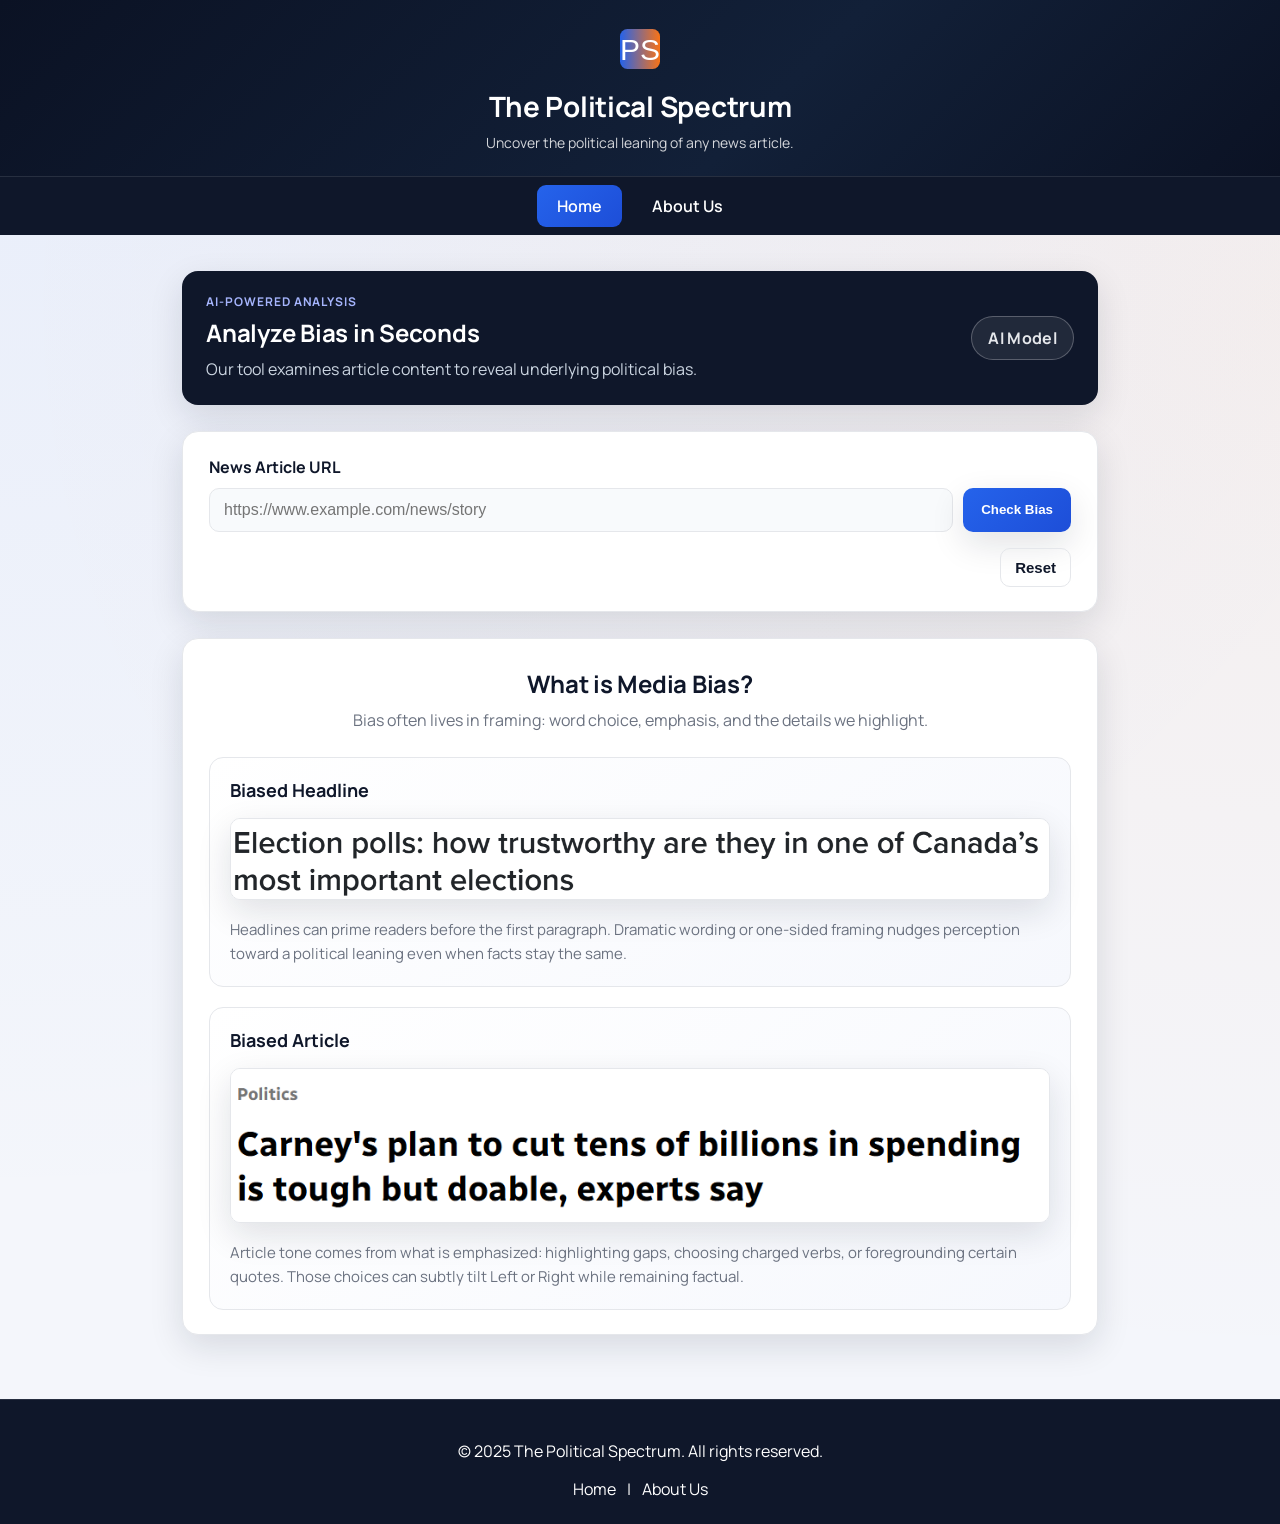
<file: templates/index.html>
<!DOCTYPE html>
<html lang="en">
    <head>
        <meta charset="UTF-8">
        <title>The Political Spectrum</title>
        <link rel="stylesheet" href="/static/style.css">
        <link rel="icon" type="image/svg+xml" href="/static/logo.svg">
    </head>

<body class="body">
    <header class="header">
        <a href="/">
            <img src="/static/logo.svg" alt="The Political Spectrum Logo" class="logo">
        </a>
        <h1 class="page-title">The Political Spectrum</h1>
        <p class="tagline">Uncover the political leaning of any news article.</p>
    </header>

    <nav id="main-nav"> 
        <ul>
            <li><a href="/" class="active">Home</a></li>
            <li><a href="/a">About Us</a></li>
        </ul>
    </nav>

    <main class="content">
        <section class="hero">
            <div>
                <p class="kicker">AI-Powered Analysis</p>
                <h2 class="subheading">Analyze Bias in Seconds</h2>
                <p class="lede">Our tool examines article content to reveal underlying political bias.</p>
            </div>
            <div class="pill">AI Model</div>
        </section>

        <section class="panel">
            <div class="input-field">
                <label class="field-label">News Article URL</label>
                <div class="inline-group">
                    <input type="text" id="urlInput" placeholder="https://www.example.com/news/story" aria-label="News article URL" />
                    <button class="primary-btn small-btn" onclick="checkBias()">Check Bias</button>
                </div>
            </div>

            <div id="loader" class="loader is-hidden"></div>

            <div id="response-container" class="is-hidden">
                <div id="error" class="error is-hidden"></div>
                <div id="result-display" class="is-hidden">
                    <h3 class="result-title">Analysis Complete</h3>
                    <p class="article-title"><strong>Article:</strong> <span id="articleTitle"></span></p>
                    <div class="bias-rating">
                        <p class="rating-label">Bias Rating:</p>
                        <p id="result" class="rating"></p>
                    </div>
                </div>
            </div>
            <div class="actions">
                <button onclick="resetForm()" class="ghost-btn reset-button">Reset</button>
            </div>
        </section>

        <section class="panel">
            <div class="section-header">
                <h2 class="subheading centered">What is Media Bias?</h2>
                <p class="lede">Bias often lives in framing: word choice, emphasis, and the details we highlight.</p>
            </div>

            <div class="bias-section">
                <div class="bias-card">
                    <h3 class="bias-title">Biased Headline</h3>
                    <div class="bias-pair">
                        <img src="/static/Headline.png" alt="Example headline about election polls and their trustworthiness">
                        <p>
                            Headlines can prime readers before the first paragraph. Dramatic wording or one-sided framing
                            nudges perception toward a political leaning even when facts stay the same.
                        </p>
                    </div>
                </div>

                <div class="bias-card">
                    <h3 class="bias-title">Biased Article</h3>
                    <div class="bias-pair right">
                        <img src="/static/Article.png" alt="Example article about budget cuts and carbon tax decisions">
                        <p>
                            Article tone comes from what is emphasized: highlighting gaps, choosing charged verbs, or
                            foregrounding certain quotes. Those choices can subtly tilt Left or Right while remaining factual.
                        </p>
                    </div>
                </div>
            </div>
        </section>
    </main>

    <footer class="footer">
        <p>&copy; 2025 The Political Spectrum. All rights reserved.</p>
        <nav class="footer-nav">
            <a href="/">Home</a> | <a href="/a">About Us</a>
        </nav>
    </footer>

    <script>
        async function checkBias() {
            const urlInput = document.getElementById('urlInput');
            const url = urlInput.value.trim();
            const loader = document.getElementById('loader');
            const responseContainer = document.getElementById('response-container');
            const errorDiv = document.getElementById('error');
            const resultDisplay = document.getElementById('result-display');
            const articleTitle = document.getElementById('articleTitle');
            const result = document.getElementById('result');

            // Reset previous results and errors
            errorDiv.classList.add('is-hidden');
            resultDisplay.classList.add('is-hidden');
            responseContainer.classList.add('is-hidden');
            loader.classList.remove('is-hidden');

            if (!url || !url.startsWith("http")) {
                errorDiv.textContent = "Please enter a valid URL (must start with http or https).";
                errorDiv.classList.remove('is-hidden');
                responseContainer.classList.remove('is-hidden');
                loader.classList.add('is-hidden');
                return;
            }

            try {
                const response = await fetch("/classify", {
                    method: "POST",
                    headers: { "Content-Type": "application/json" },
                    body: JSON.stringify({ url })
                });

                const data = await response.json();

                loader.classList.add('is-hidden');
                responseContainer.classList.remove('is-hidden');

                if (data.error) {
                    errorDiv.textContent = data.error;
                    errorDiv.classList.remove('is-hidden');
                } else {
                    articleTitle.textContent = data.title;
                    result.textContent = data.bias;
                    result.className = `rating ${data.bias.toLowerCase()}`;
                    resultDisplay.classList.remove('is-hidden');
                }

            } catch (error) {
                loader.classList.add('is-hidden');
                responseContainer.classList.remove('is-hidden');
                errorDiv.textContent = "Could not connect to the backend server.";
                errorDiv.classList.remove('is-hidden');
            }
        }

        function resetForm() {
            document.getElementById('urlInput').value = "";
            document.getElementById('response-container').classList.add('is-hidden');
            document.getElementById('error').classList.add('is-hidden');
            document.getElementById('result-display').classList.add('is-hidden');
            document.getElementById('loader').classList.add('is-hidden');
        }
    </script>

</body>
</html>
</file>
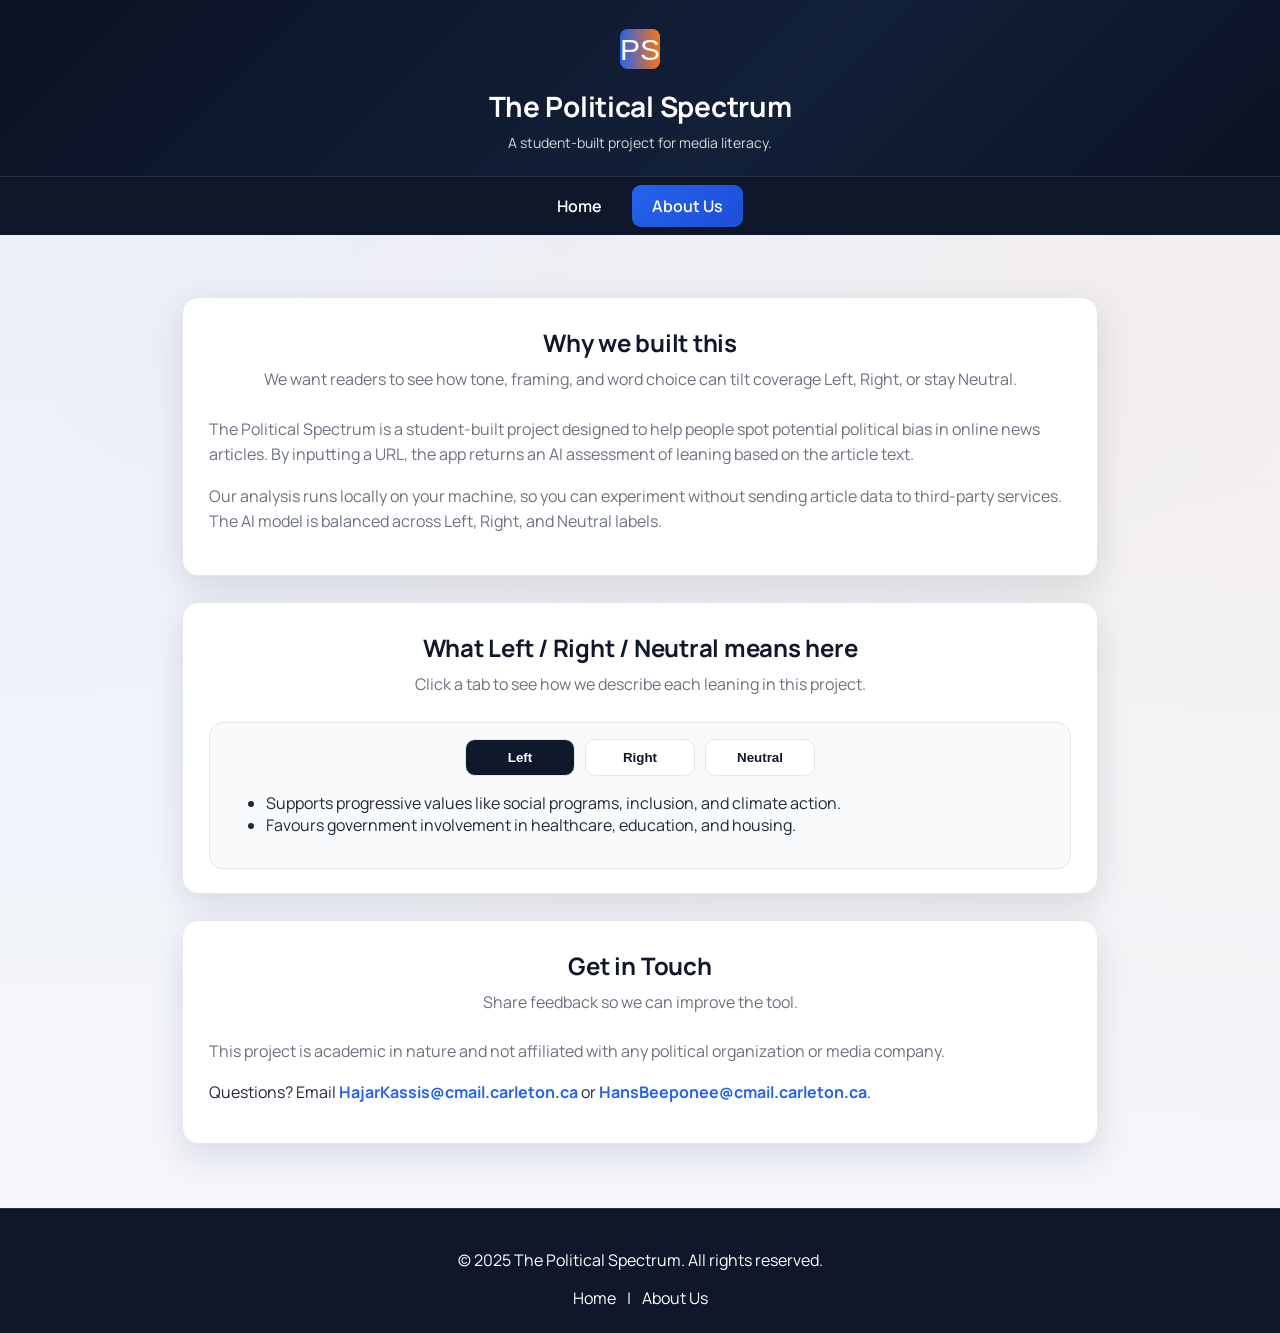
<file: templates/AboutUs.html>
<!DOCTYPE html>
<html lang="en">
    <head>
        <meta charset="UTF-8">
        <title>About Us | The Political Spectrum</title>
        <link rel="stylesheet" href="/static/style.css">
        <link rel="icon" type="image/svg+xml" href="/static/logo.svg">
    </head>

<body class="body">
    <header class="header">
        <a href="/">
            <img src="/static/logo.svg" alt="The Political Spectrum Logo" class="logo">
        </a>
        <h1 class="page-title">The Political Spectrum</h1>
        <p class="tagline">A student-built project for media literacy.</p>
    </header>

    <nav id="main-nav"> 
        <ul>
            <li><a href="/">Home</a></li>
            <li><a href="/a" class="active">About Us</a></li>
        </ul>
    </nav>

    <main class="content">
        <section class="panel">
            <div class="section-header">
                <h2 class="subheading centered">Why we built this</h2>
                <p class="lede">We want readers to see how tone, framing, and word choice can tilt coverage Left, Right, or stay Neutral.</p>
            </div>

            <p class="paragraph">
                The Political Spectrum is a student-built project designed to help people spot potential political bias in online news articles. By inputting a URL, the app returns an AI assessment of leaning based on the article text.
            </p>
            <p class="paragraph">
                Our analysis runs locally on your machine, so you can experiment without sending article data to third-party services. The AI model is balanced across Left, Right, and Neutral labels.
            </p>
        </section>

        <section class="panel">
            <div class="section-header">
                <h2 class="subheading centered">What Left / Right / Neutral means here</h2>
                <p class="lede">Click a tab to see how we describe each leaning in this project.</p>
            </div>

            <div class="tab-container">
                <div class="tab-buttons">
                    <button class="tab-btn active" onclick="openTab(event, 'left')">Left</button>
                    <button class="tab-btn" onclick="openTab(event, 'right')">Right</button>
                    <button class="tab-btn" onclick="openTab(event, 'neutral')">Neutral</button>
                </div>

                <div class="tab-content active" id="left">
                    <ul>
                        <li>Supports progressive values like social programs, inclusion, and climate action.</li>
                        <li>Favours government involvement in healthcare, education, and housing.</li>
                    </ul>
                </div>

                <div class="tab-content" id="right">
                    <ul>
                        <li>Emphasizes fiscal conservatism and traditional social values.</li>
                        <li>Favours lower taxes and limited government intervention.</li>
                    </ul>
                </div>

                <div class="tab-content" id="neutral">
                    <ul>
                        <li>Focuses on balanced reporting without ideological language.</li>
                        <li>Presents multiple viewpoints fairly and proportionally.</li>
                    </ul>
                </div>
            </div>
        </section>

        <section class="panel">
            <div class="section-header">
                <h2 class="subheading centered">Get in Touch</h2>
                <p class="lede">Share feedback so we can improve the tool.</p>
            </div>
            
            <p class="paragraph">
                This project is academic in nature and not affiliated with any political organization or media company.
            </p>

            <p class="contact">
                Questions? Email <a href="mailto:HajarKassis@cmail.carleton.ca">HajarKassis@cmail.carleton.ca</a>
                or <a href="mailto:HansBeeponee@cmail.carleton.ca">HansBeeponee@cmail.carleton.ca</a>.
            </p>
        </section>
    </main>

    <footer class="footer">
        <p>&copy; 2025 The Political Spectrum. All rights reserved.</p>
        <nav class="footer-nav">
            <a href="/">Home</a> | <a href="/a">About Us</a>
        </nav>
    </footer>

    <script>
        function openTab(event, tabId) {
            const tabs = document.querySelectorAll('.tab-content');
            const buttons = document.querySelectorAll('.tab-btn');

            tabs.forEach(tab => tab.classList.remove('active'));
            buttons.forEach(btn => btn.classList.remove('active'));

            document.getElementById(tabId).classList.add('active');
            event.currentTarget.classList.add('active');
        }
    </script>
</body>
</html>
</file>
<file: static/style.css>
@import url('https://fonts.googleapis.com/css2?family=Manrope:wght@400;500;600;700&display=swap');

:root {
  --navy: #0f172a;
  --blue: #2563eb;
  --accent: #f97316;
  --paper: #f4f6fb;
  --card: #ffffff;
  --ink: #1f2937;
  --muted: #6b7280;
  --border: #e5e7eb;
  --shadow: 0 12px 34px rgba(15, 23, 42, 0.12);
  --radius-lg: 16px;
  --radius-md: 12px;

  /* Bias colors */
  --left-bg: #eef2ff;
  --left-text: #4338ca;
  --right-bg: #fef2f2;
  --right-text: #b91c1c;
  --neutral-bg: #f3f4f6;
  --neutral-text: #1f2937;
}

* {
  box-sizing: border-box;
}

.body {
  margin: 0;
  font-family: 'Manrope', 'Segoe UI', sans-serif;
  color: var(--ink);
  background: radial-gradient(120% 80% at 0% 0%, rgba(37, 99, 235, 0.06), transparent),
              radial-gradient(100% 70% at 100% 20%, rgba(249, 115, 22, 0.06), transparent),
              var(--paper);
  display: flex;
  flex-direction: column;
  min-height: 100vh;
}

.header {
  text-align: center;
  padding: 24px 20px;
  background: linear-gradient(135deg, #0b1224 0%, #122038 60%, #0b1224 100%);
  color: #fff;
  display: flex;
  flex-direction: column;
  align-items: center;
  gap: 8px;
}

.logo {
    width: 50px;
    height: 50px;
    transition: transform 0.2s ease-in-out;
}

.logo:hover {
    transform: scale(1.1);
}

.page-title {
  margin: 0;
  font-size: 28px;
  letter-spacing: -0.01em;
  color: #fff;
}

.tagline {
  margin: 0;
  max-width: 720px;
  color: rgba(255, 255, 255, 0.82);
  font-size: 14px;
}

nav#main-nav {
  background-color: #0f172a;
  padding: 0 20px;
  border-top: 1px solid rgba(255, 255, 255, 0.1);
}

nav#main-nav ul {
  display: flex;
  justify-content: center;
  align-items: center;
  list-style: none;
  margin: 0;
  padding: 8px 0;
  gap: 10px;
}

nav#main-nav ul li a {
  display: block;
  padding: 10px 20px;
  color: #fff;
  text-decoration: none;
  font-weight: 600;
  border-radius: 9px;
  transition: all 0.2s ease;
}

nav#main-nav ul li a:hover {
  background-color: rgba(255, 255, 255, 0.16);
}

nav#main-nav ul li a.active {
  background: linear-gradient(135deg, #2563eb, #1d4ed8);
  color: #fff;
}

.content {
  max-width: 960px;
  margin: 36px auto 64px;
  padding: 0 22px;
  flex: 1;
}

.hero {
  display: flex;
  align-items: center;
  justify-content: space-between;
  gap: 24px;
  padding: 22px 24px;
  background: #0f172a;
  color: #e5e7eb;
  border-radius: var(--radius-lg);
  box-shadow: var(--shadow);
}

.kicker {
  color: #a5b4fc;
  font-weight: 700;
  text-transform: uppercase;
  letter-spacing: 0.08em;
  margin: 0 0 6px;
  font-size: 12px;
}

.subheading {
  margin: 4px 0 8px;
  color: var(--navy);
  font-size: 24px;
  letter-spacing: -0.01em;
  text-decoration: none;
}

.centered {
  text-align: center;
}

.lede {
  margin: 0;
  color: var(--muted);
  line-height: 1.6;
}

.hero .subheading {
  color: #fff;
}

.hero .lede {
  color: #cbd5e1;
}

.pill {
  background: rgba(255, 255, 255, 0.08);
  color: #e5e7eb;
  border-radius: 999px;
  padding: 10px 16px;
  font-weight: 700;
  letter-spacing: 0.02em;
  border: 1px solid rgba(255, 255, 255, 0.25);
  white-space: nowrap;
}

.panel {
  background: var(--card);
  border-radius: 16px;
  padding: 24px 26px;
  margin-top: 26px;
  border: 1px solid var(--border);
  box-shadow: var(--shadow);
}

h1, h2, h3 {
  color: var(--navy);
  margin: 0;
}

a {
  color: var(--blue);
  text-decoration: none;
}

a:hover {
  color: #1d4ed8;
  text-decoration: underline;
}

.input-field {
  display: flex;
  flex-direction: column;
  gap: 10px;
}

.field-label {
  font-weight: 700;
  color: var(--navy);
}

.inline-group {
  display: flex;
  align-items: center;
  gap: 10px;
  flex-wrap: wrap;
}

input[type="text"] {
  flex: 1;
  min-width: 260px;
  padding: 12px 14px;
  font-size: 16px;
  border: 1px solid var(--border);
  border-radius: 10px;
  background: #f8fafc;
  transition: border-color 0.2s ease, box-shadow 0.2s ease;
}

input[type="text"]:focus {
  outline: none;
  border-color: var(--blue);
  box-shadow: 0 0 0 3px rgba(37, 99, 235, 0.2);
}

button {
  border: none;
  cursor: pointer;
  font-weight: 700;
  transition: transform 0.1s ease, box-shadow 0.2s ease, background-color 0.2s ease;
}

.primary-btn {
  background: linear-gradient(135deg, #2563eb, #1d4ed8);
  color: #fff;
  padding: 11px 18px;
  border-radius: 10px;
  box-shadow: var(--shadow);
}

.primary-btn:hover {
  transform: translateY(-1px);
}

.ghost-btn {
  background: transparent;
  color: var(--navy);
  padding: 10px 14px;
  border-radius: 10px;
  border: 1px solid var(--border);
}

.ghost-btn:hover {
  border-color: var(--navy);
}

.small-btn {
  height: 44px;
  line-height: 1;
}

.reset-button {
  font-size: 15px;
}

.actions {
  display: flex;
  justify-content: flex-end;
  margin-top: 16px;
}

.loader {
  border: 4px solid #f3f3f3;
  border-top: 4px solid var(--blue);
  border-radius: 50%;
  width: 40px;
  height: 40px;
  animation: spin 1s linear infinite;
  margin: 20px auto;
}

@keyframes spin {
  0% { transform: rotate(0deg); }
  100% { transform: rotate(360deg); }
}

#response-container {
  margin-top: 18px;
  padding: 16px;
  border-radius: 12px;
  background-color: #f8fafc;
  border: 1px solid var(--border);
}

#result-display {
    text-align: center;
}

.result-title {
  margin: 0 0 12px;
  font-size: 20px;
}

.article-title {
    margin: 0 0 12px;
    color: var(--muted);
}

.bias-rating {
    display: flex;
    justify-content: center;
    align-items: center;
    gap: 12px;
}

.rating-label {
    font-weight: 700;
    color: var(--navy);
}

.rating {
  font-weight: 700;
  padding: 8px 16px;
  border-radius: 8px;
  text-transform: uppercase;
  letter-spacing: 0.05em;
  font-size: 16px;
}

.rating.left {
    background-color: var(--left-bg);
    color: var(--left-text);
}

.rating.right {
    background-color: var(--right-bg);
    color: var(--right-text);
}

.rating.neutral {
    background-color: var(--neutral-bg);
    color: var(--neutral-text);
}

.error {
  color: #b91c1c;
  font-weight: 700;
  margin-top: 10px;
  text-align: center;
  background-color: #fef2f2;
  padding: 12px;
  border-radius: 8px;
  border: 1px solid #fecaca;
}

.is-hidden {
  display: none !important;
}

.section-header {
  text-align: center;
  margin-bottom: 24px;
}

.bias-section {
  display: grid;
  gap: 20px;
}

.bias-card {
  background: linear-gradient(145deg, #ffffff, #f6f8fd);
  border: 1px solid var(--border);
  border-radius: 14px;
  padding: 20px;
}

.bias-title {
  font-size: 18px;
  color: var(--navy);
  margin: 0 0 16px;
}

.bias-pair {
  display: flex;
  align-items: flex-start;
  gap: 18px;
  flex-wrap: wrap;
}

.bias-pair img {
  flex: 0 0 320px;
  max-width: 100%;
  border-radius: 10px;
  border: 1px solid var(--border);
  box-shadow: var(--shadow);
}

.bias-pair p {
  flex: 1;
  min-width: 260px;
  font-size: 15px;
  line-height: 1.6;
  color: var(--muted);
  margin: 0;
}

.bias-pair.right {
  flex-direction: row-reverse;
}

.paragraph {
  line-height: 1.6;
  margin: 0 0 16px;
  color: var(--muted);
}

.contact a {
  color: var(--blue);
  font-weight: 700;
}

.tab-container {
  margin-top: 14px;
  padding: 16px;
  border: 1px solid var(--border);
  border-radius: 14px;
  background-color: #f8fafc;
}

.tab-buttons {
  display: flex;
  gap: 10px;
  margin-bottom: 12px;
  flex-wrap: wrap;
  justify-content: center;
}

.tab-btn {
  padding: 10px 14px;
  border-radius: 10px;
  border: 1px solid var(--border);
  background-color: #fff;
  cursor: pointer;
  font-weight: 700;
  color: var(--navy);
  min-width: 110px;
}

.tab-btn.active,
.tab-btn:hover {
  background-color: var(--navy);
  color: #fff;
}

.tab-content {
  display: none;
  animation: fadeIn 0.2s ease-in;
}

.tab-content.active {
  display: block;
}

@keyframes fadeIn {
  from { opacity: 0; }
  to { opacity: 1; }
}

.footer {
    background-color: #0f172a;
    color: #fff;
    padding: 24px 20px;
    text-align: center;
    margin-top: auto;
    border-top: 1px solid rgba(255, 255, 255, 0.1);
}

.footer-nav a {
    color: #fff;
    text-decoration: none;
    margin: 0 8px;
}

.footer-nav a:hover {
    text-decoration: underline;
}

@media (max-width: 768px) {
  .hero {
    flex-direction: column;
    align-items: flex-start;
    text-align: center;
  }

  .pill {
    align-self: center;
  }

  nav#main-nav ul {
    flex-wrap: wrap;
  }

  .bias-pair {
      flex-direction: column;
      align-items: center;
  }

  .bias-pair.right {
      flex-direction: column;
  }
}
</file>
